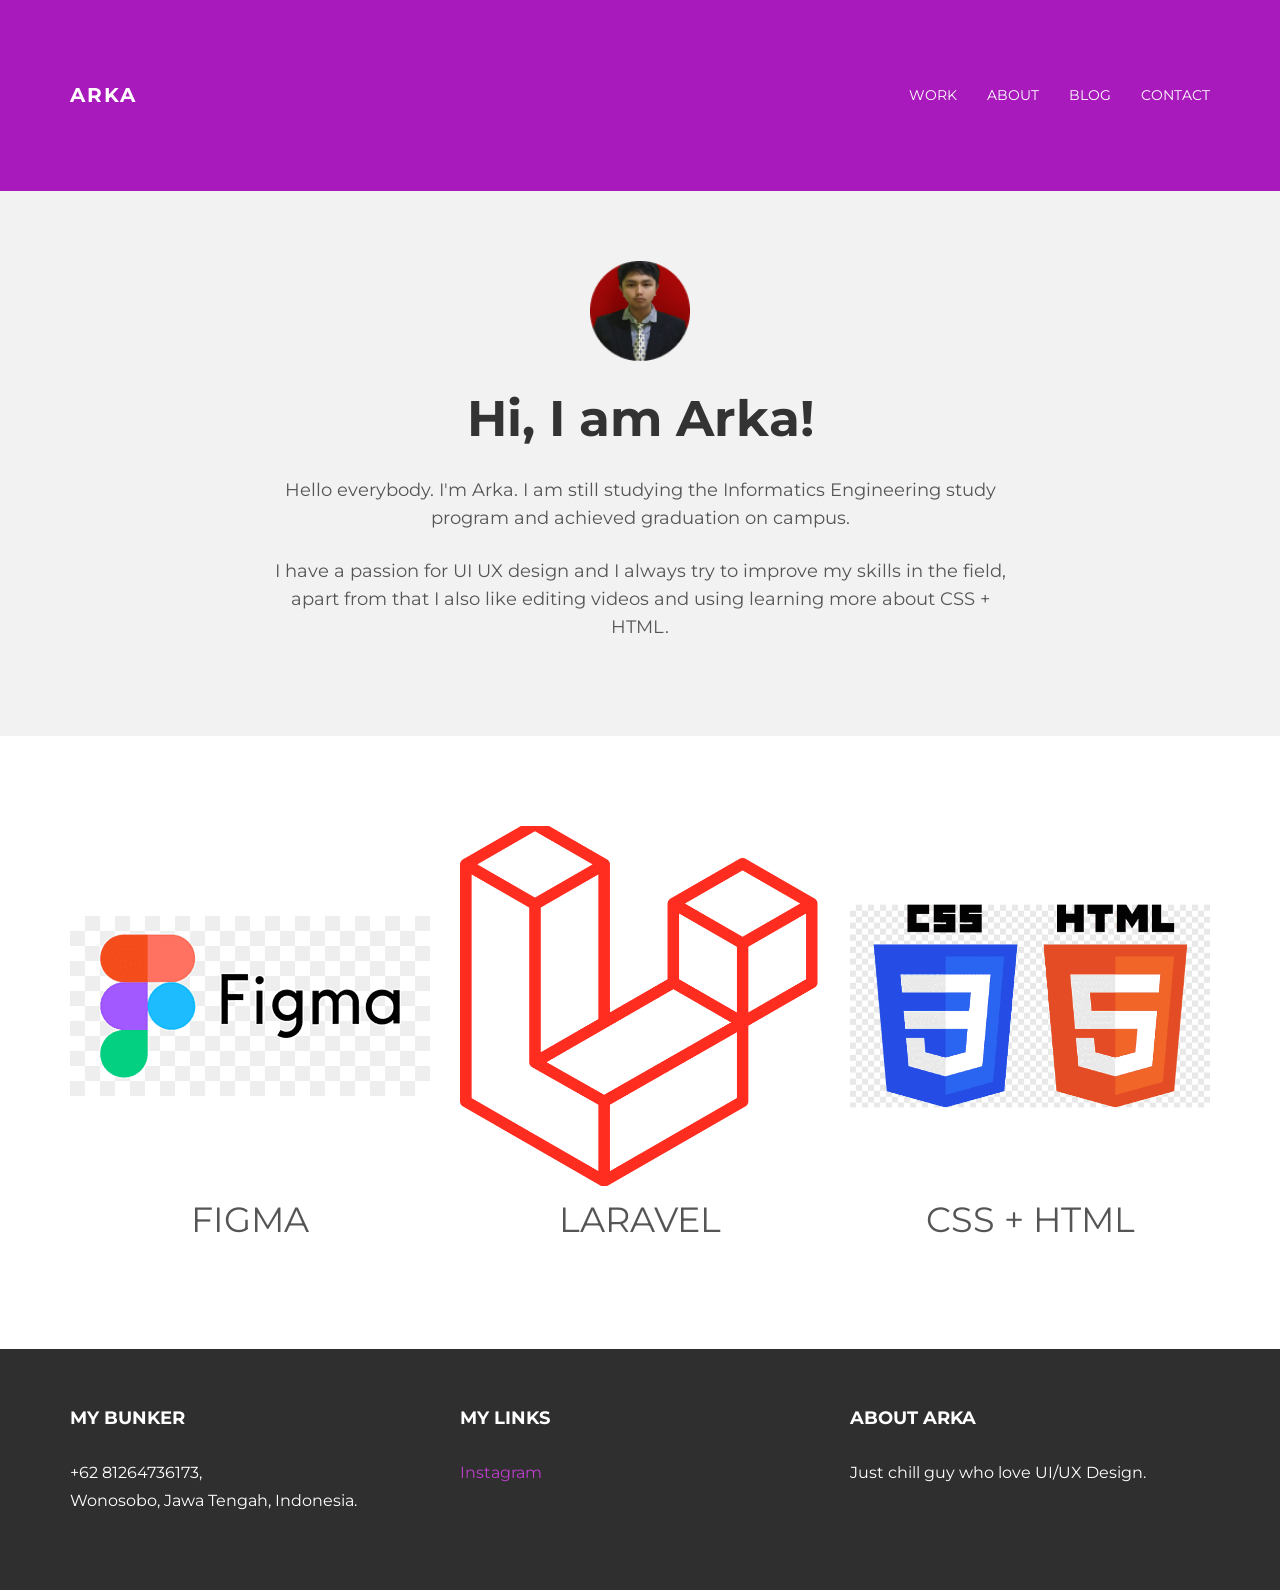
<file: index.html>
<!DOCTYPE html>
<html lang="en">
  <head>
    <meta charset="utf-8">
    <meta http-equiv="X-UA-Compatible" content="IE=edge">
    <meta name="viewport" content="width=device-width, initial-scale=1.0">
    <meta name="description" content="">
    <meta name="author" content="">
    <link rel="shortcut icon" href="../../docs-assets/ico/favicon.png">

    <title>PORTOFOLIO </title>

    <!-- Bootstrap core CSS -->
    <link href="assets/css/bootstrap.css" rel="stylesheet">


    <!-- Custom styles for this template -->
    <link href="assets/css/main.css" rel="stylesheet">

    <script src="https://code.jquery.com/jquery-1.10.2.min.js"></script>
    <script src="assets/js/hover.zoom.js"></script>
    <script src="assets/js/hover.zoom.conf.js"></script>

    <!-- HTML5 shim and Respond.js IE8 support of HTML5 elements and media queries -->
    <!--[if lt IE 9]>
      <script src="https://oss.maxcdn.com/libs/html5shiv/3.7.0/html5shiv.js"></script>
      <script src="https://oss.maxcdn.com/libs/respond.js/1.3.0/respond.min.js"></script>
    <![endif]-->
  </head>

  <body>

    <!-- Static navbar -->
    <div class="navbar navbar-inverse navbar-static-top">
      <div class="container">
        <div class="navbar-header">
          <button type="button" class="navbar-toggle" data-toggle="collapse" data-target=".navbar-collapse">
            <span class="icon-bar"></span>
            <span class="icon-bar"></span>
            <span class="icon-bar"></span>
          </button>
          <a class="navbar-brand" href="index.html">ARKA</a>
        </div>
        <div class="navbar-collapse collapse">
          <ul class="nav navbar-nav navbar-right">
            <li><a href="work.html">Work</a></li>
            <li><a href="about.html">About</a></li>
            <li><a href="blog.html">Blog</a></li>
            <li><a href="contact.html">Contact</a></li>
          </ul>
        </div><!--/.nav-collapse -->
      </div>
    </div>

	<!-- +++++ Welcome Section +++++ -->
	<div id="ww">
	    <div class="container">
			<div class="row">
				<div class="col-lg-8 col-lg-offset-2 centered">
					<img src="assets/img/porfil.png" alt="Arka" width="100" height="100">
					<h1 style="font-size: 50px;">Hi, I am Arka!</h1>
<p style="font-size: 18px;">Hello everybody. I'm Arka. I am still studying the Informatics Engineering study program and achieved graduation on campus.</p>
<p style="font-size: 18px;">I have a passion for UI UX design and I always try to improve my skills in the field, apart from that I also like editing videos and using learning more about CSS + HTML.</p>


				
				</div><!-- /col-lg-8 -->
			</div><!-- /row -->
	    </div> <!-- /container -->
	</div><!-- /ww -->
	
	
	<!-- +++++ Projects Section +++++ -->
	
	<div class="container pt">
		<div class="row mt centered">  
			<div class="col-lg-4">
				<a class="zoom green" href="Figma.html"><img class="img-responsive" src="assets/img/portfolio/Rectangle 2.jpg" alt="" /></a>
				</br>
				<p style="font-size: 35px;">FIGMA</p>
			</div>
			<div class="col-lg-4">
				<a class="zoom green" href="LARAVEL.html"><img class="img-responsive" src="assets/img/portfolio/Rectangle 3.jpg" alt="" /></a>
				</br>
				<p style="font-size: 35px;">LARAVEL</p>
			</div>
			<div class="col-lg-4">
				<a class="zoom green" href="css1.html"><img class="img-responsive" src="assets/img/portfolio/Rectangle 1.jpg" alt="" /></a>
				</br>
				<p style="font-size: 35px;">CSS + HTML</p>
			</div>
		</div>
	</div>
	
	
	
	<!-- +++++ Footer Section +++++ -->
	
	<div id="footer">
		<div class="container">
			<div class="row">
				<div class="col-lg-4">
					<h4>My Bunker</h4>
					<p>
						+62 81264736173, <br/>
						Wonosobo, Jawa Tengah, Indonesia.
					</p>
				</div><!-- /col-lg-4 -->
				
				<div class="col-lg-4">
					<h4>My Links</h4>
					<p>
						<a href="https://www.instagram.com/oktaviano___31?igsh=dDl0YzYwMXJwY2J2">Instagram</a><br/>
					</p>
				</div><!-- /col-lg-4 -->
				
				<div class="col-lg-4">
					<h4>About ARKA</h4>
					<p>Just chill guy who love UI/UX Design.</p>
				</div><!-- /col-lg-4 -->
			
			</div>
		
		</div>
	</div>
	

    <!-- Bootstrap core JavaScript
    ================================================== -->
    <!-- Placed at the end of the document so the pages load faster -->
    <script src="assets/js/bootstrap.min.js"></script>
  </body>
</html>
</file>
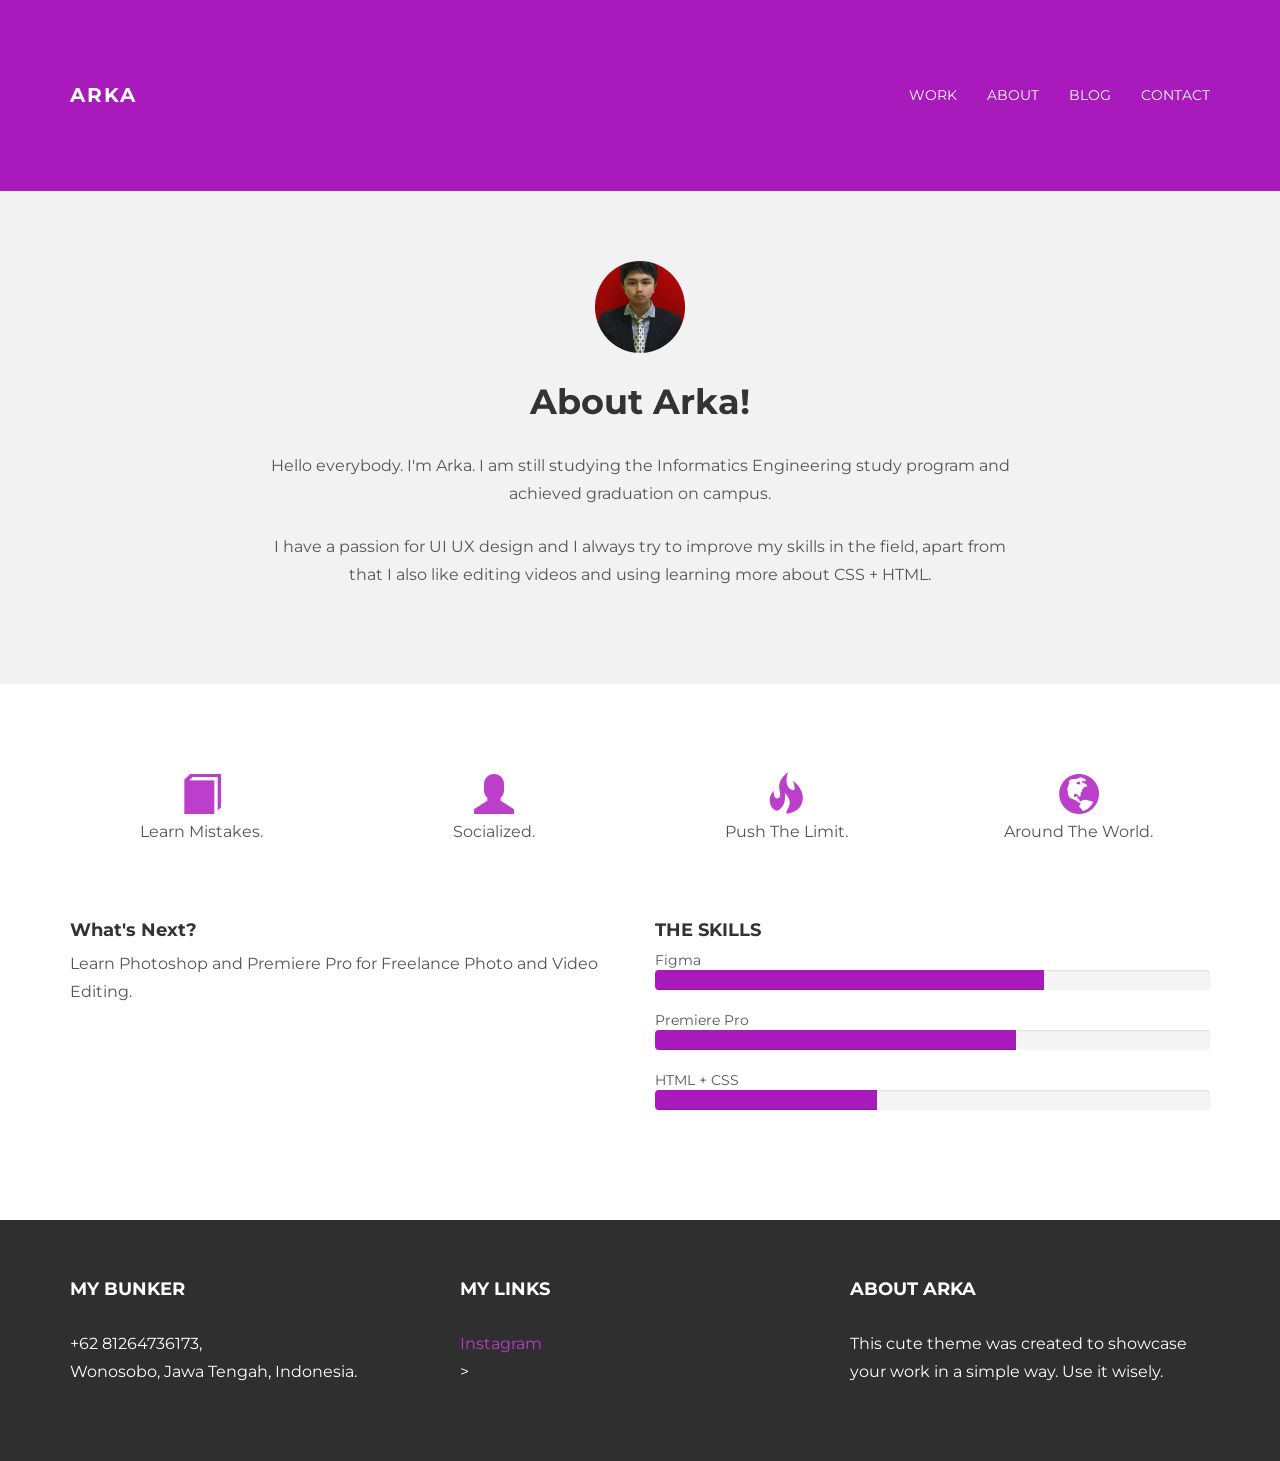
<file: about.html>
<!DOCTYPE html>
<html lang="en">
  <head>
    <meta charset="utf-8">
    <meta http-equiv="X-UA-Compatible" content="IE=edge">
    <meta name="viewport" content="width=device-width, initial-scale=1.0">
    <meta name="description" content="">
    <meta name="author" content="">
    <link rel="shortcut icon" href="../../docs-assets/ico/favicon.png">

    <title>PORTOFOLIO ARKA </title>

    <!-- Bootstrap core CSS -->
    <link href="assets/css/bootstrap.css" rel="stylesheet">


    <!-- Custom styles for this template -->
    <link href="assets/css/main.css" rel="stylesheet">

    <script src="https://code.jquery.com/jquery-1.10.2.min.js"></script>

    <!-- HTML5 shim and Respond.js IE8 support of HTML5 elements and media queries -->
    <!--[if lt IE 9]>
      <script src="https://oss.maxcdn.com/libs/html5shiv/3.7.0/html5shiv.js"></script>
      <script src="https://oss.maxcdn.com/libs/respond.js/1.3.0/respond.min.js"></script>
    <![endif]-->
  </head>

  <body>

    <!-- Static navbar -->
    <div class="navbar navbar-inverse navbar-static-top">
      <div class="container">
        <div class="navbar-header">
          <button type="button" class="navbar-toggle" data-toggle="collapse" data-target=".navbar-collapse">
            <span class="icon-bar"></span>
            <span class="icon-bar"></span>
            <span class="icon-bar"></span>
          </button>
          <a class="navbar-brand" href="index.html">ARKA</a>
        </div>
        <div class="navbar-collapse collapse">
          <ul class="nav navbar-nav navbar-right">
            <li><a href="work.html">Work</a></li>
            <li><a href="about.html">About</a></li>
            <li><a href="blog.html">Blog</a></li>
            <li><a href="contact.html">Contact</a></li>
          </ul>
        </div><!--/.nav-collapse -->
      </div>
    </div>

	<!-- +++++ Welcome Section +++++ -->
	<div id="ww">
	    <div class="container">
			<div class="row">
				<div class="col-lg-8 col-lg-offset-2 centered">
					<img src="assets/img/porfil.png" alt="Stanley">
					<h1>About Arka!</h1>
					<p>Hello everybody. I'm Arka. I am still studying the Informatics Engineering study program and achieved graduation on campus.</p>
					<p>I have a passion for UI UX design and I always try to improve my skills in the field, apart from that I also like editing videos and using learning more about CSS + HTML.</p>
				
				</div><!-- /col-lg-8 -->
			</div><!-- /row -->
	    </div> <!-- /container -->
	</div><!-- /ww -->
	
	
	<!-- +++++ Information Section +++++ -->
	
	<div class="container pt">
		<div class="row mt centered">	
			<div class="col-lg-3">
				<span class="glyphicon glyphicon-book"></span>
				<p>Learn Mistakes.</p>
			</div>
			
			<div class="col-lg-3">
				<span class="glyphicon glyphicon-user"></span>
				<p>Socialized.</p>
			</div>

			<div class="col-lg-3">
				<span class="glyphicon glyphicon-fire"></span>
				<p>Push The Limit.</p>
			</div>

			<div class="col-lg-3">
				<span class="glyphicon glyphicon-globe"></span>
				<p>Around The World.</p>
			</div>
		</div><!-- /row -->
		
		<div class="row mt">
			<div class="col-lg-6">
				<h4>What's Next?</h4>
				<p>Learn Photoshop and Premiere Pro for Freelance Photo and Video Editing.</p>
			</div><!-- /colg-lg-6 -->
			
			<div class="col-lg-6">
				<h4>THE SKILLS</h4>
				Figma
				<div class="progress">
					<div class="progress-bar progress-bar-theme" role="progressbar" aria-valuenow="70" aria-valuemin="0" aria-valuemax="100" style="width: 70%;">
						<span class="sr-only">70% Complete</span>
					</div>
				</div>

				Premiere Pro
				<div class="progress">
					<div class="progress-bar progress-bar-theme" role="progressbar" aria-valuenow="65" aria-valuemin="65" aria-valuemax="100" style="width: 65%;">
						<span class="sr-only">65% Complete</span>
					</div>
				</div>
				
				HTML + CSS
				<div class="progress">
					<div class="progress-bar progress-bar-theme" role="progressbar" aria-valuenow="40" aria-valuemin="40" aria-valuemax="100" style="width: 40%;">
						<span class="sr-only">40% Complete</span>
					</div>
				</div>

			</div><!-- /col-lg-6 -->
		</div><!-- /row -->
	</div><!-- /container -->
	
	
	<!-- +++++ Footer Section +++++ -->
	
	<div id="footer">
		<div class="container">
			<div class="row">
				<div class="col-lg-4">
					<h4>My Bunker</h4>
					<p>
						+62 81264736173, <br/>
						Wonosobo, Jawa Tengah, Indonesia.
					</p>
				</div><!-- /col-lg-4 -->
				
				<div class="col-lg-4">
					<h4>My Links</h4>
					<p>
						<a href="https://www.instagram.com/oktaviano___31?igsh=dDl0YzYwMXJwY2J2">Instagram</a><br/>>
					</p>
				</div><!-- /col-lg-4 -->
				
				<div class="col-lg-4">
					<h4>About ARKA</h4>
					<p>This cute theme was created to showcase your work in a simple way. Use it wisely.</p>
				</div><!-- /col-lg-4 -->
			
			</div>
		
		</div>
	</div>
	

    <!-- Bootstrap core JavaScript
    ================================================== -->
    <!-- Placed at the end of the document so the pages load faster -->
    <script src="assets/js/bootstrap.min.js"></script>
  </body>
</html>
</file>
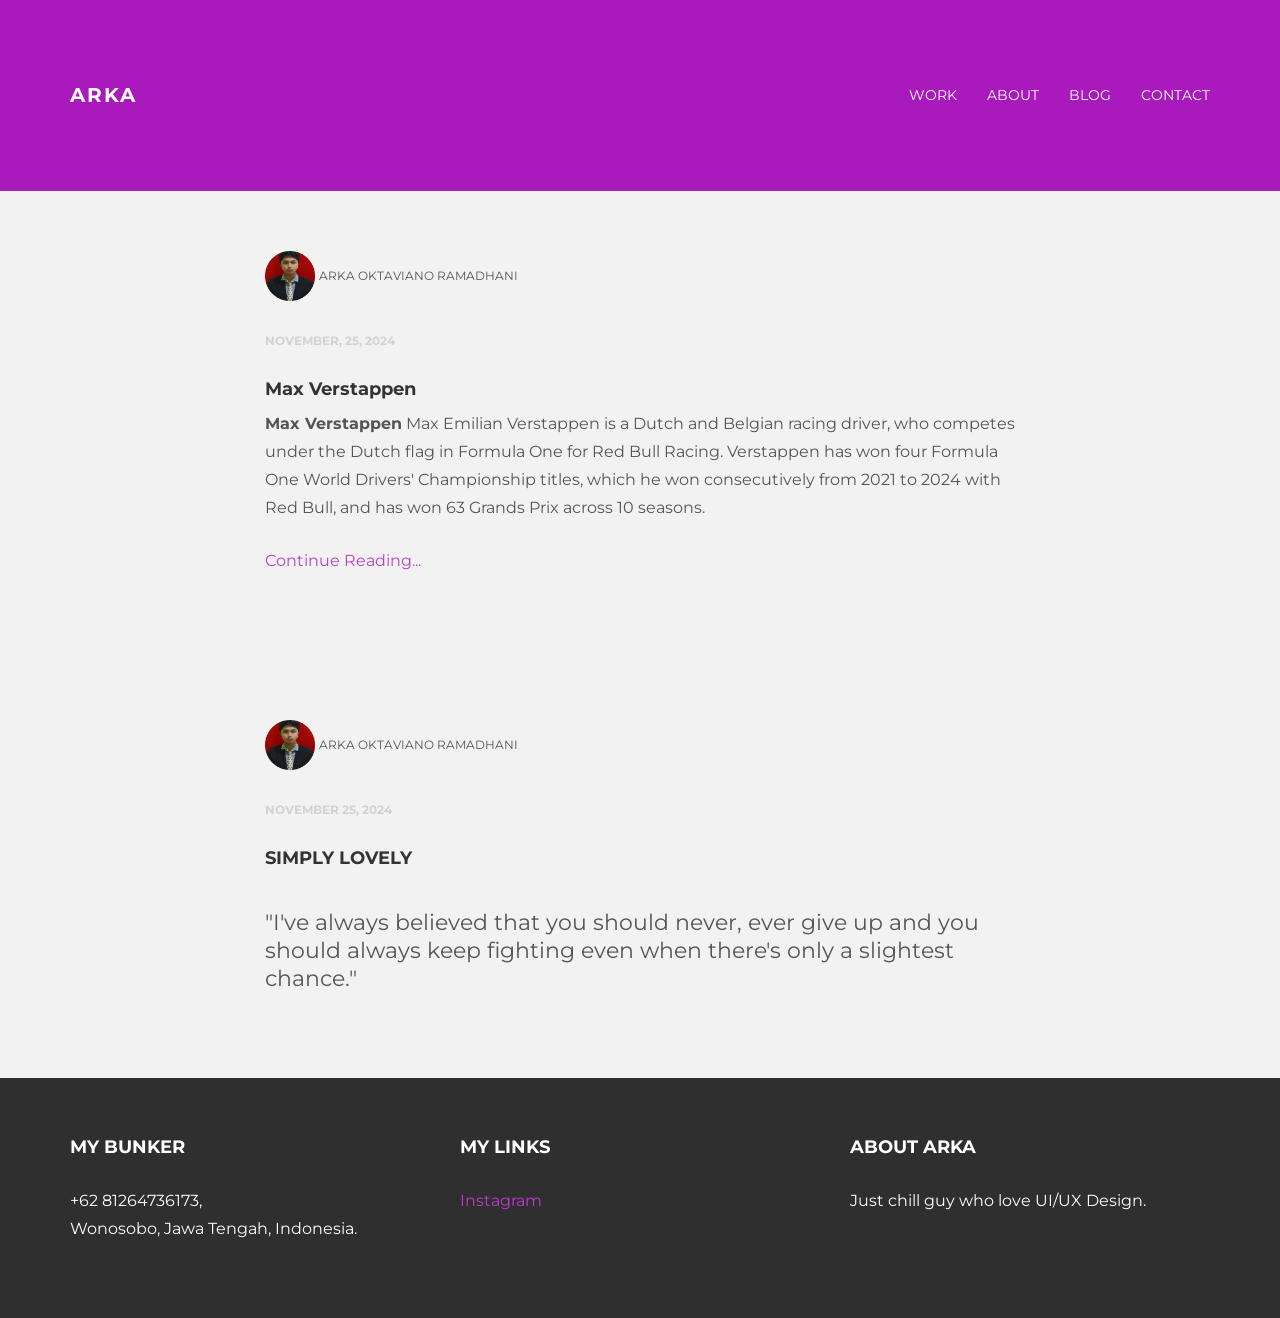
<file: blog.html>
<!DOCTYPE html>
<html lang="en">
  <head>
    <meta charset="utf-8">
    <meta http-equiv="X-UA-Compatible" content="IE=edge">
    <meta name="viewport" content="width=device-width, initial-scale=1.0">
    <meta name="description" content="">
    <meta name="author" content="">
    <link rel="shortcut icon" href="../../docs-assets/ico/favicon.png">

    <title>Arka - Free Bootstrap Theme </title>

    <!-- Bootstrap core CSS -->
    <link href="assets/css/bootstrap.css" rel="stylesheet">


    <!-- Custom styles for this template -->
    <link href="assets/css/main.css" rel="stylesheet">

    <script src="https://code.jquery.com/jquery-1.10.2.min.js"></script>

    <!-- HTML5 shim and Respond.js IE8 support of HTML5 elements and media queries -->
    <!--[if lt IE 9]>
      <script src="https://oss.maxcdn.com/libs/html5shiv/3.7.0/html5shiv.js"></script>
      <script src="https://oss.maxcdn.com/libs/respond.js/1.3.0/respond.min.js"></script>
    <![endif]-->
  </head>

  <body>

    <!-- Static navbar -->
    <div class="navbar navbar-inverse navbar-static-top">
      <div class="container">
        <div class="navbar-header">
          <button type="button" class="navbar-toggle" data-toggle="collapse" data-target=".navbar-collapse">
            <span class="icon-bar"></span>
            <span class="icon-bar"></span>
            <span class="icon-bar"></span>
          </button>
          <a class="navbar-brand" href="index.html">ARKA</a>
        </div>
        <div class="navbar-collapse collapse">
          <ul class="nav navbar-nav navbar-right">
            <li><a href="work.html">Work</a></li>
            <li><a href="about.html">About</a></li>
            <li><a href="blog.html">Blog</a></li>
            <li><a href="contact.html">Contact</a></li>
          </ul>
        </div><!--/.nav-collapse -->
      </div>
    </div>

	<!-- +++++ Posts Lists +++++ -->
	<!-- +++++ First Post +++++ -->
	<div id="grey">
	    <div class="container">
			<div class="row">
				<div class="col-lg-8 col-lg-offset-2">
					<p><img src="assets/img/porfil.png" width="50px" height="50px"> <ba>Arka Oktaviano Ramadhani</ba></p>
					<p><bd>November, 25, 2024</bd></p>
					<h4>Max Verstappen</h4>
					<p><b>Max Verstappen</b> Max Emilian Verstappen is a Dutch and Belgian racing driver, who competes under the Dutch flag in Formula One for Red Bull Racing. Verstappen has won four Formula One World Drivers' Championship titles, which he won consecutively from 2021 to 2024 with Red Bull, and has won 63 Grands Prix across 10 seasons.</p>
					<p><a href="blog01.html">Continue Reading...</a></p>
				</div>
			</div><!-- /row -->
	    </div> <!-- /container -->
	</div><!-- /grey -->
	
	<!-- +++++ Second Post +++++ -->
	<!-- +++++ Third Post +++++ -->
	<div id="grey">
	    <div class="container">
			<div class="row">
				<div class="col-lg-8 col-lg-offset-2">
					<p><img src="assets/img/porfil.png" width="50px" height="50px"> <ba>Arka Oktaviano Ramadhani</ba></p>
					<p><bd>November 25, 2024</bd></p>
					<h4>SIMPLY LOVELY</h4>
					<p class="bq">"I've always believed that you should never, ever give up and you should always keep fighting even when there's only a slightest chance."</p>
				</div>

			</div><!-- /row -->
	    </div> <!-- /container -->
	</div><!-- /grey -->
	
	
	
	<!-- +++++ Footer Section +++++ -->
	
	<div id="footer">
		<div class="container">
			<div class="row">
				<div class="col-lg-4">
					<h4>My Bunker</h4>
					<p>
						+62 81264736173, <br/>
						Wonosobo, Jawa Tengah, Indonesia.
					</p>
				</div><!-- /col-lg-4 -->
				
				<div class="col-lg-4">
					<h4>My Links</h4>
					<p>
						<a href="https://www.instagram.com/oktaviano___31?igsh=dDl0YzYwMXJwY2J2">Instagram</a><br/>
					</p>
				</div><!-- /col-lg-4 -->
				
				<div class="col-lg-4">
					<h4>About ARKA</h4>
					<p>Just chill guy who love UI/UX Design.</p>
				</div><!-- /col-lg-4 -->
			
			</div>
		
		</div>
	</div>
	

    <!-- Bootstrap core JavaScript
    ================================================== -->
    <!-- Placed at the end of the document so the pages load faster -->
    <script src="assets/js/bootstrap.min.js"></script>
  </body>
</html>
</file>
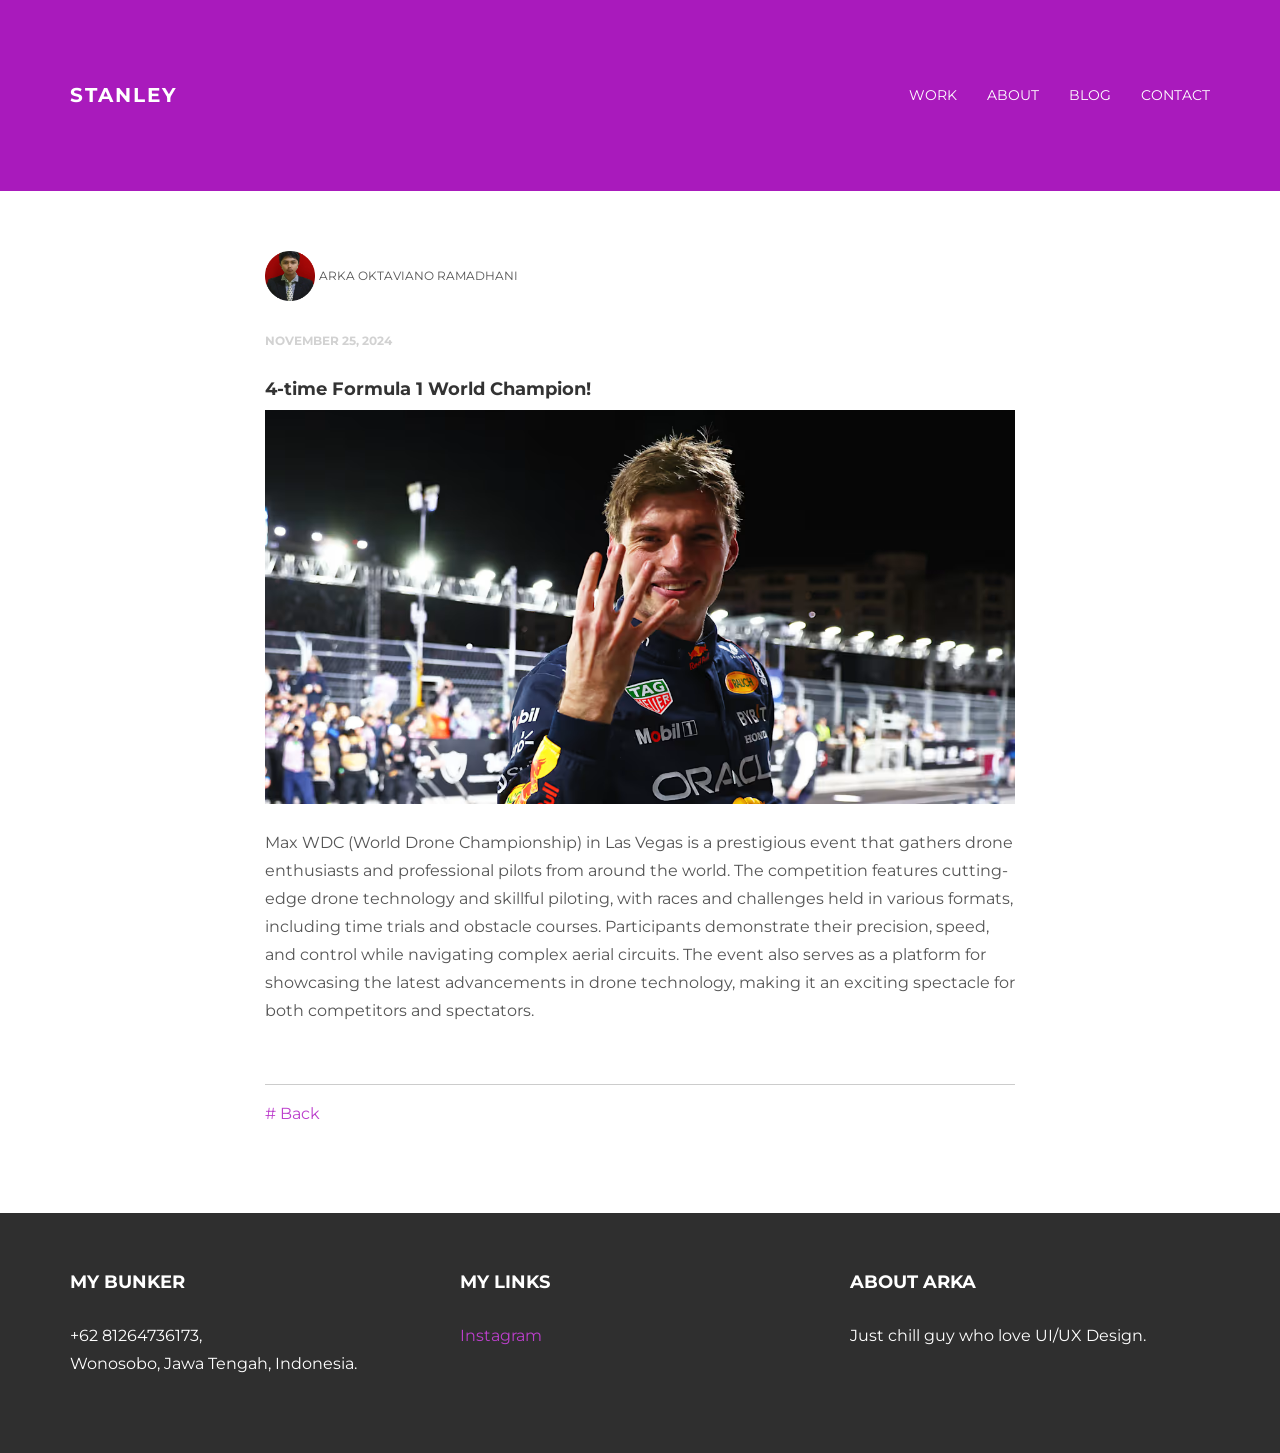
<file: blog01.html>
<!DOCTYPE html>
<html lang="en">
  <head>
    <meta charset="utf-8">
    <meta http-equiv="X-UA-Compatible" content="IE=edge">
    <meta name="viewport" content="width=device-width, initial-scale=1.0">
    <meta name="description" content="">
    <meta name="author" content="">
    <link rel="shortcut icon" href="../../docs-assets/ico/favicon.png">

    <title>PORTOFOLIO ARKA </title>

    <!-- Bootstrap core CSS -->
    <link href="assets/css/bootstrap.css" rel="stylesheet">


    <!-- Custom styles for this template -->
    <link href="assets/css/main.css" rel="stylesheet">

    <script src="https://code.jquery.com/jquery-1.10.2.min.js"></script>

    <!-- HTML5 shim and Respond.js IE8 support of HTML5 elements and media queries -->
    <!--[if lt IE 9]>
      <script src="https://oss.maxcdn.com/libs/html5shiv/3.7.0/html5shiv.js"></script>
      <script src="https://oss.maxcdn.com/libs/respond.js/1.3.0/respond.min.js"></script>
    <![endif]-->
  </head>

  <body>

    <!-- Static navbar -->
    <div class="navbar navbar-inverse navbar-static-top">
      <div class="container">
        <div class="navbar-header">
          <button type="button" class="navbar-toggle" data-toggle="collapse" data-target=".navbar-collapse">
            <span class="icon-bar"></span>
            <span class="icon-bar"></span>
            <span class="icon-bar"></span>
          </button>
          <a class="navbar-brand" href="index.html">STANLEY</a>
        </div>
        <div class="navbar-collapse collapse">
          <ul class="nav navbar-nav navbar-right">
            <li><a href="work.html">Work</a></li>
            <li><a href="about.html">About</a></li>
            <li><a href="blog.html">Blog</a></li>
            <li><a href="contact.html">Contact</a></li>
          </ul>
        </div><!--/.nav-collapse -->
      </div>
    </div>

	
	<!-- +++++ Post +++++ -->
	<div id="white">
	    <div class="container">
			<div class="row">
				<div class="col-lg-8 col-lg-offset-2">
					<p><img src="assets/img/porfil.png" width="50px" height="50px"> <ba>Arka Oktaviano Ramadhani</ba></p>
					<p><bd>November 25, 2024</bd></p>
					<h4>4-time Formula 1 World Champion!</h4>
					<p><img class="img-responsive" src="assets/img/4.avif" alt=""></p>
					<p>Max WDC (World Drone Championship) in Las Vegas is a prestigious event that gathers drone enthusiasts and professional pilots from around the world. The competition features cutting-edge drone technology and skillful piloting, with races and challenges held in various formats, including time trials and obstacle courses. Participants demonstrate their precision, speed, and control while navigating complex aerial circuits. The event also serves as a platform for showcasing the latest advancements in drone technology, making it an exciting spectacle for both competitors and spectators.</p>
					<br>
					<hr>
					<p><a href="blog.html"># Back</a></p>
				</div>

			</div><!-- /row -->
	    </div> <!-- /container -->
	</div><!-- /white -->
	
	
	
	
	<!-- +++++ Footer Section +++++ -->
	
	<div id="footer">
		<div class="container">
			<div class="row">
				<div class="col-lg-4">
					<h4>My Bunker</h4>
					<p>
						+62 81264736173, <br/>
						Wonosobo, Jawa Tengah, Indonesia.
					</p>
				</div><!-- /col-lg-4 -->
				
				<div class="col-lg-4">
					<h4>My Links</h4>
					<p>
						<a href="https://www.instagram.com/oktaviano___31?igsh=dDl0YzYwMXJwY2J2">Instagram</a><br/>
					</p>
				</div><!-- /col-lg-4 -->
				
				<div class="col-lg-4">
					<h4>About ARKA</h4>
					<p>Just chill guy who love UI/UX Design.</p>
				</div><!-- /col-lg-4 -->
			
			</div>
		
		</div>
	</div>
	

    <!-- Bootstrap core JavaScript
    ================================================== -->
    <!-- Placed at the end of the document so the pages load faster -->
    <script src="assets/js/bootstrap.min.js"></script>
  </body>
</html>
</file>
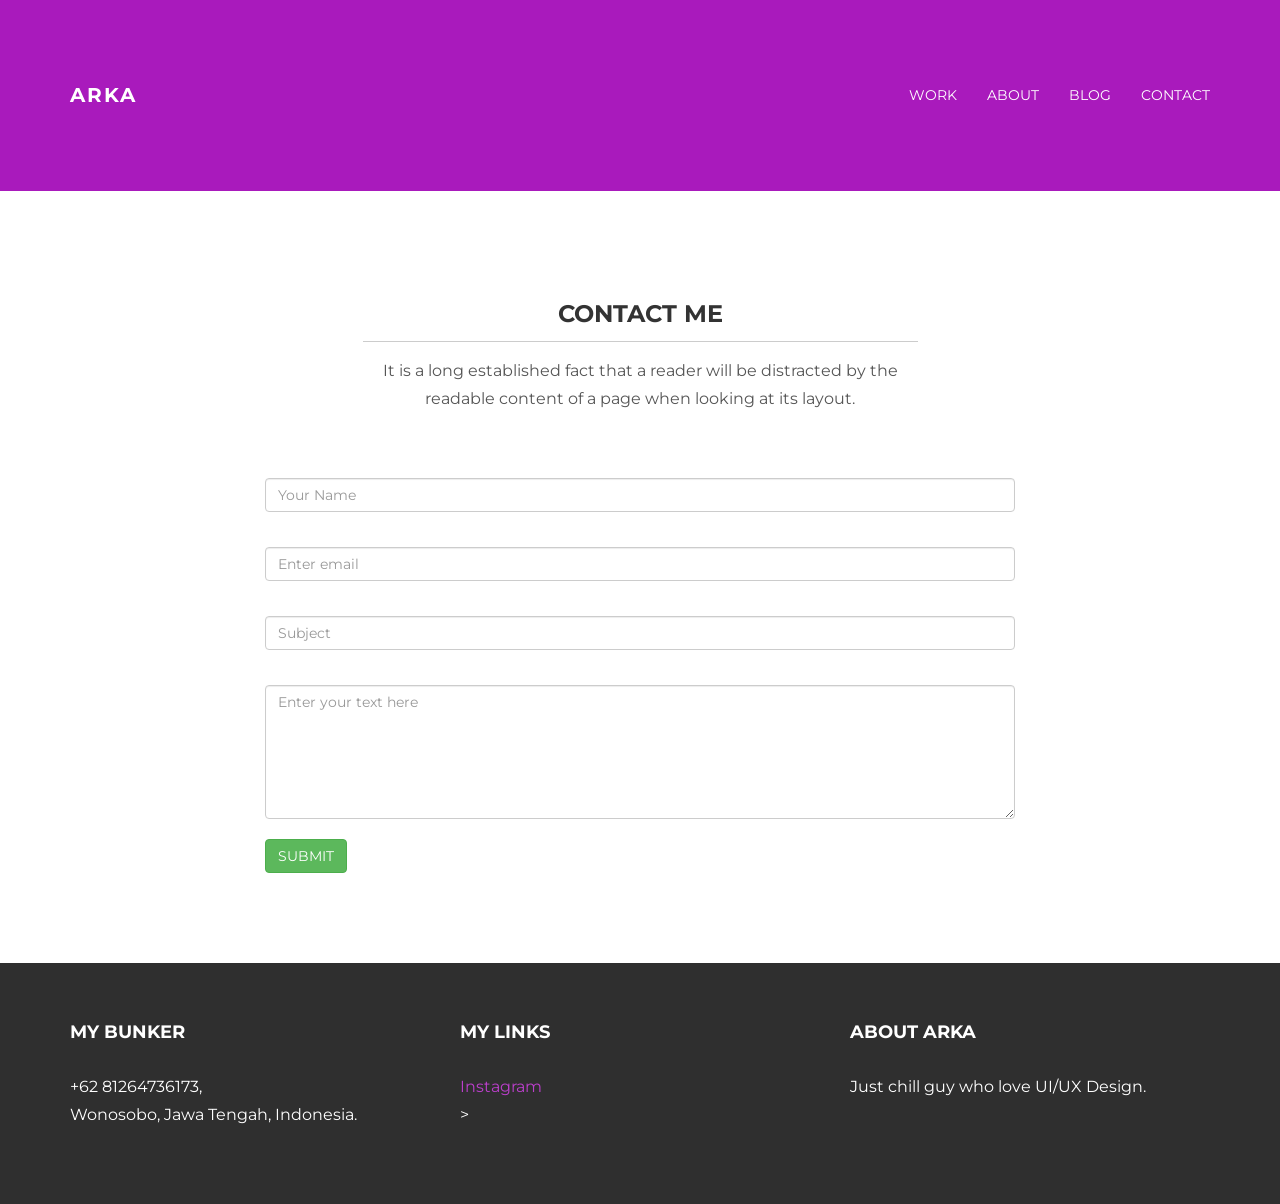
<file: contact.html>
<!DOCTYPE html>
<html lang="en">
  <head>
    <meta charset="utf-8">
    <meta http-equiv="X-UA-Compatible" content="IE=edge">
    <meta name="viewport" content="width=device-width, initial-scale=1.0">
    <meta name="description" content="">
    <meta name="author" content="">
    <link rel="shortcut icon" href="../../docs-assets/ico/favicon.png">

    <title>PORTOFOLIO ARKAme </title>

    <!-- Bootstrap core CSS -->
    <link href="assets/css/bootstrap.css" rel="stylesheet">


    <!-- Custom styles for this template -->
    <link href="assets/css/main.css" rel="stylesheet">

    <script src="https://code.jquery.com/jquery-1.10.2.min.js"></script>
    <script src="assets/js/hover.zoom.js"></script>
    <script src="assets/js/hover.zoom.conf.js"></script>

    <!-- HTML5 shim and Respond.js IE8 support of HTML5 elements and media queries -->
    <!--[if lt IE 9]>
      <script src="https://oss.maxcdn.com/libs/html5shiv/3.7.0/html5shiv.js"></script>
      <script src="https://oss.maxcdn.com/libs/respond.js/1.3.0/respond.min.js"></script>
    <![endif]-->
  </head>

  <body>

    <!-- Static navbar -->
    <div class="navbar navbar-inverse navbar-static-top">
      <div class="container">
        <div class="navbar-header">
          <button type="button" class="navbar-toggle" data-toggle="collapse" data-target=".navbar-collapse">
            <span class="icon-bar"></span>
            <span class="icon-bar"></span>
            <span class="icon-bar"></span>
          </button>
          <a class="navbar-brand" href="index.html">ARKA</a>
        </div>
        <div class="navbar-collapse collapse">
          <ul class="nav navbar-nav navbar-right">
            <li><a href="work.html">Work</a></li>
            <li><a href="about.html">About</a></li>
            <li><a href="blog.html">Blog</a></li>
            <li><a href="contact.html">Contact</a></li>
          </ul>
        </div><!--/.nav-collapse -->
      </div>
    </div>
	
	
	<!-- +++++ Contact Section +++++ -->
	
	<div class="container pt">
		<div class="row mt">
			<div class="col-lg-6 col-lg-offset-3 centered">
				<h3>CONTACT ME</h3>
				<hr>
				<p>It is a long established fact that a reader will be distracted by the readable content of a page when looking at its layout.</p>
			</div>
		</div>
		<div class="row mt">	
			<div class="col-lg-8 col-lg-offset-2">
				<form role="form">
				  <div class="form-group">
				    <input type="name" class="form-control" id="NameInputEmail1" placeholder="Your Name">
				    <br>
				  </div>
				  <div class="form-group">
				    <input type="email" class="form-control" id="exampleInputEmail1" placeholder="Enter email">
				    <br>
				  </div>
				  <div class="form-group">
				    <input type="email" class="form-control" id="subjectEmail1" placeholder="Subject">
				    <br>
				  </div>
				  <textarea class="form-control" rows="6" placeholder="Enter your text here"></textarea>
				    <br>
				  <button type="submit" class="btn btn-success">SUBMIT</button>
				</form>    			
			</div>
		</div><!-- /row -->
	</div><!-- /container -->
	
	
	<!-- +++++ Footer Section +++++ -->
	
	<div id="footer">
		<div class="container">
			<div class="row">
				<div class="col-lg-4">
					<h4>My Bunker</h4>
					<p>
						+62 81264736173, <br/>
						Wonosobo, Jawa Tengah, Indonesia.
					</p>
				</div><!-- /col-lg-4 -->
				
				<div class="col-lg-4">
					<h4>My Links</h4>
					<p>
						<a href="https://www.instagram.com/oktaviano___31?igsh=dDl0YzYwMXJwY2J2">Instagram</a><br/>>
					</p>
				</div><!-- /col-lg-4 -->
				
				<div class="col-lg-4">
					<h4>About ARKA</h4>
					<p>Just chill guy who love UI/UX Design.</p>
				</div><!-- /col-lg-4 -->
			
			</div>
		
		</div>
	</div>
	

    <!-- Bootstrap core JavaScript
    ================================================== -->
    <!-- Placed at the end of the document so the pages load faster -->
    <script src="assets/js/bootstrap.min.js"></script>
  </body>
</html>
</file>
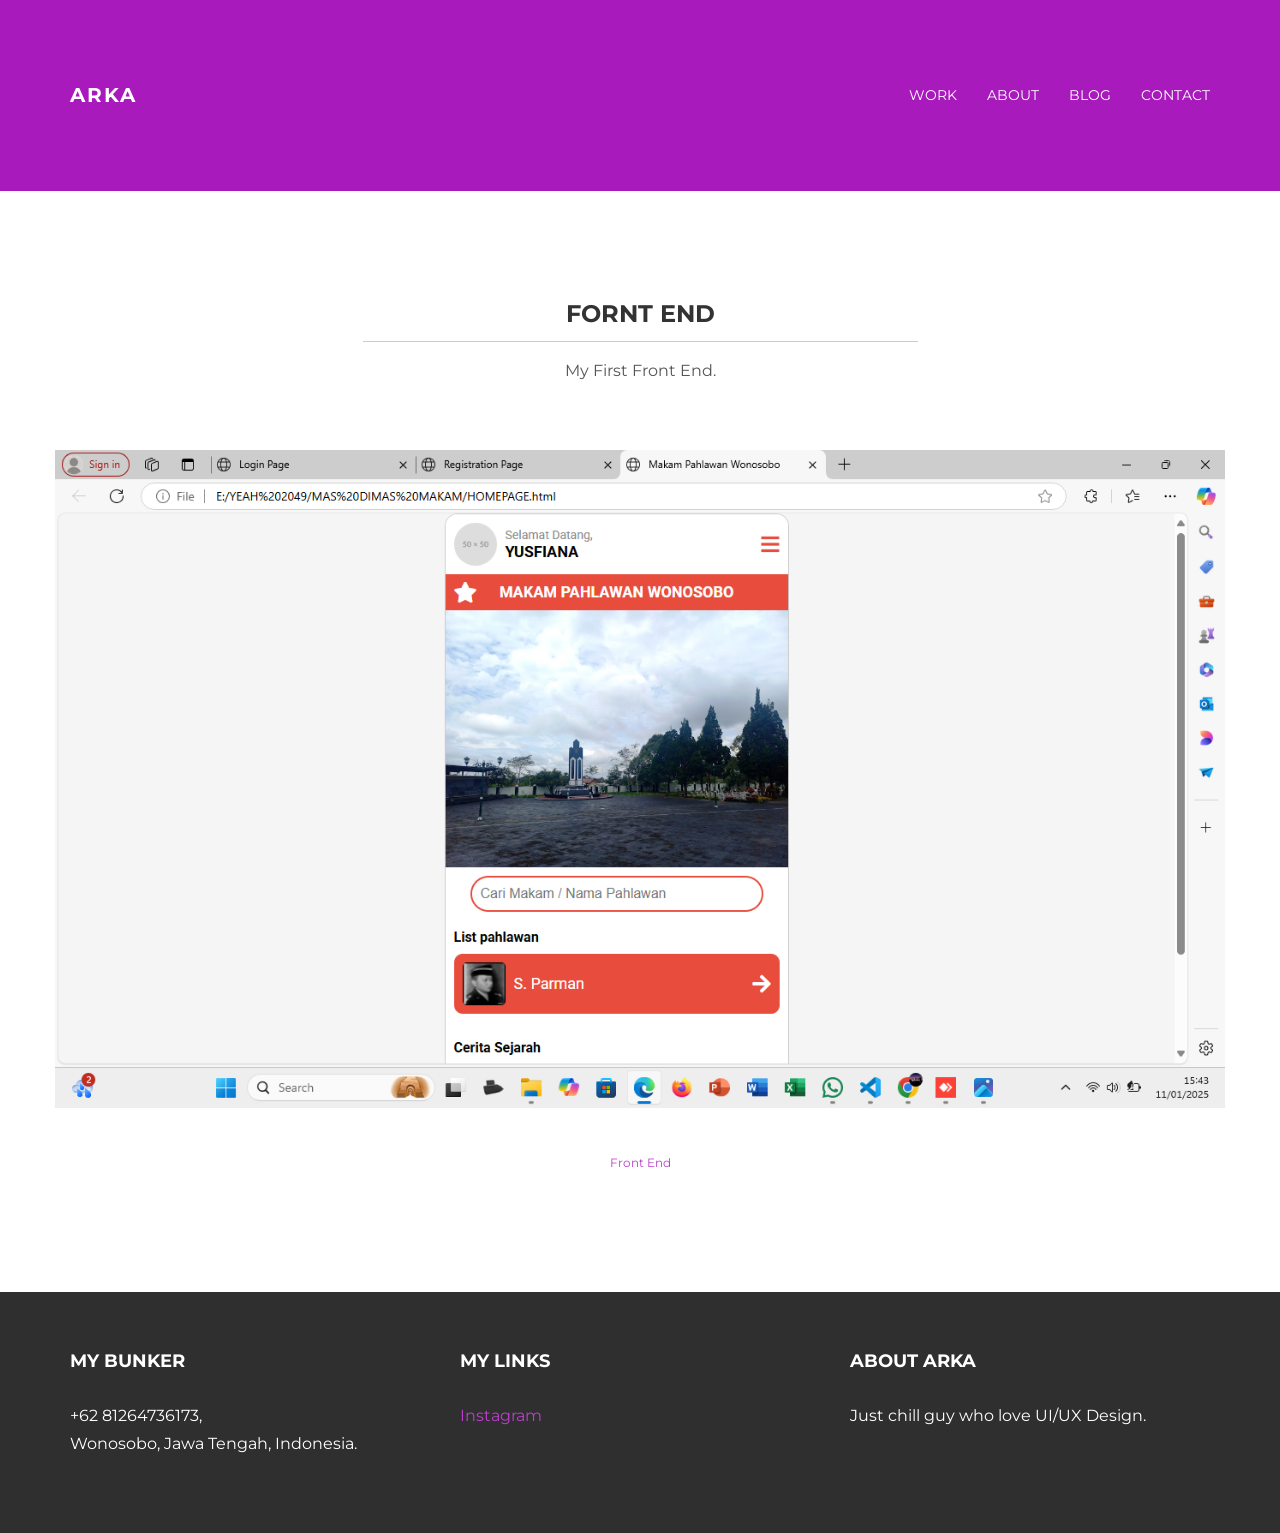
<file: css1.html>
<!DOCTYPE html>
<html lang="en">
  <head>
    <meta charset="utf-8">
    <meta http-equiv="X-UA-Compatible" content="IE=edge">
    <meta name="viewport" content="width=device-width, initial-scale=1.0">
    <meta name="description" content="">
    <meta name="author" content="">
    <link rel="shortcut icon" href="../../docs-assets/ico/favicon.png">

    <title>ARKA </title>

    <!-- Bootstrap core CSS -->
    <link href="assets/css/bootstrap.css" rel="stylesheet">


    <!-- Custom styles for this template -->
    <link href="assets/css/main.css" rel="stylesheet">

    <script src="https://code.jquery.com/jquery-1.10.2.min.js"></script>
    <script src="assets/js/hover.zoom.js"></script>
    <script src="assets/js/hover.zoom.conf.js"></script>

    <!-- HTML5 shim and Respond.js IE8 support of HTML5 elements and media queries -->
    <!--[if lt IE 9]>
      <script src="https://oss.maxcdn.com/libs/html5shiv/3.7.0/html5shiv.js"></script>
      <script src="https://oss.maxcdn.com/libs/respond.js/1.3.0/respond.min.js"></script>
    <![endif]-->
  </head>

  <body>

    <!-- Static navbar -->
    <div class="navbar navbar-inverse navbar-static-top">
      <div class="container">
        <div class="navbar-header">
          <button type="button" class="navbar-toggle" data-toggle="collapse" data-target=".navbar-collapse">
            <span class="icon-bar"></span>
            <span class="icon-bar"></span>
            <span class="icon-bar"></span>
          </button>
          <a class="navbar-brand" href="index.html">ARKA</a>
        </div>
        <div class="navbar-collapse collapse">
          <ul class="nav navbar-nav navbar-right">
            <li><a href="work.html">Work</a></li>
            <li><a href="about.html">About</a></li>
            <li><a href="blog.html">Blog</a></li>
            <li><a href="contact.html">Contact</a></li>
          </ul>
        </div><!--/.nav-collapse -->
      </div>
    </div>
	
	
	<!-- +++++ Projects Section +++++ -->
	
	<div class="container pt">
		<div class="row mt">
			<div class="col-lg-6 col-lg-offset-3 centered">
				<h3>FORNT END</h3>
				<hr>
				<p>My First Front End.</p>
			</div>
		</div>
        <div class="row mt centered">
          <img class="img-responsive" src="assets/img/Screenshot (459).png" alt="">
      </div>
      <div class="row mt centered">
				<p><bt><a href="https://portofolio-ku.github.io/Arka/login.html" target="_blank">Front End</a>

			</div>
		</div><!-- /row -->
	</div><!-- /container -->
	
	
	<!-- +++++ Footer Section +++++ -->
	
	<div id="footer">
		<div class="container">
			<div class="row">
				<div class="col-lg-4">
					<h4>My Bunker</h4>
					<p>
					+62 81264736173, <br/>
						Wonosobo, Jawa Tengah, Indonesia.
					</p>
				</div><!-- /col-lg-4 -->
				
				<div class="col-lg-4">
					<h4>My Links</h4>
					<p>
						<a href="https://www.instagram.com/oktaviano___31?igsh=dDl0YzYwMXJwY2J2">Instagram</a><br/>
					</p>
				</div><!-- /col-lg-4 -->
				
				<div class="col-lg-4">
					<h4>About Arka</h4>
					<p>Just chill guy who love UI/UX Design.</p>
				</div><!-- /col-lg-4 -->
			
			</div>
		
		</div>
	</div>
	

    <!-- Bootstrap core JavaScript
    ================================================== -->
    <!-- Placed at the end of the document so the pages load faster -->
    <script src="assets/js/bootstrap.min.js"></script>
  </body>
</html>
</file>
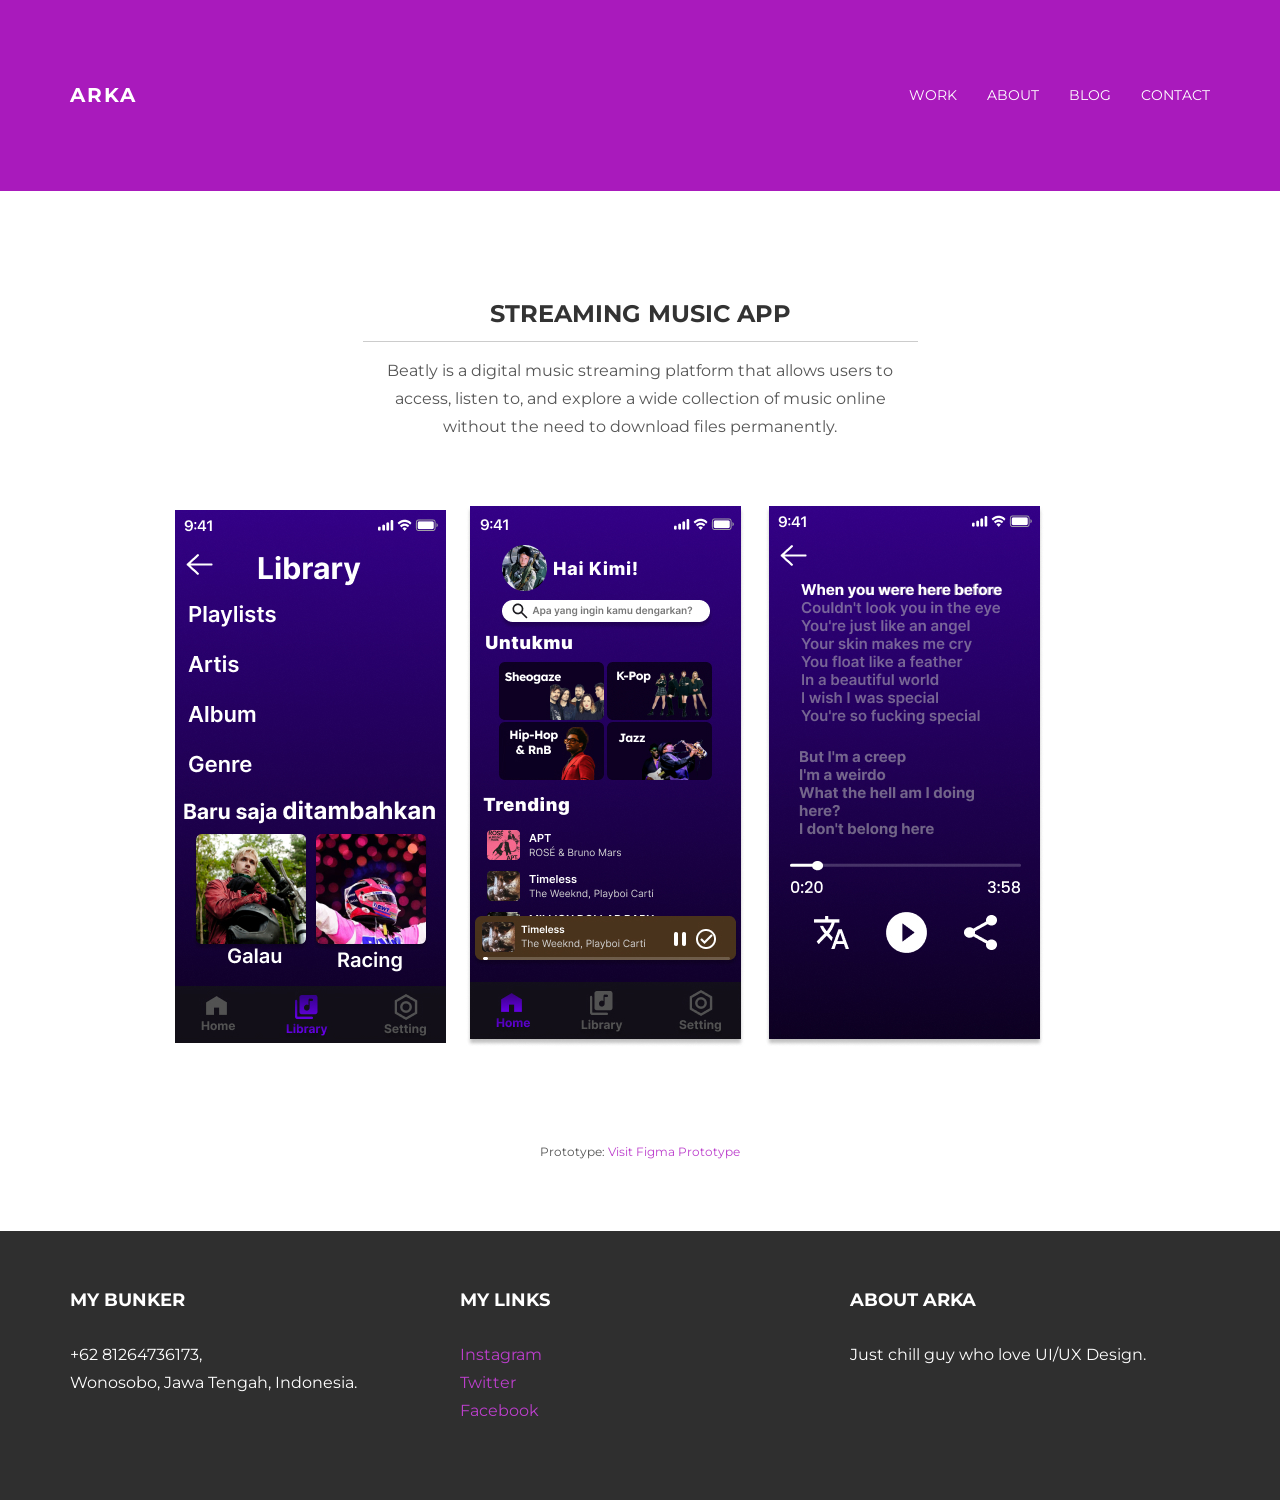
<file: Figma.html>
<!DOCTYPE html>
<html lang="en">
  <head>
    <meta charset="utf-8">
    <meta http-equiv="X-UA-Compatible" content="IE=edge">
    <meta name="viewport" content="width=device-width, initial-scale=1.0">
    <meta name="description" content="">
    <meta name="author" content="">
    <link rel="shortcut icon" href="../../docs-assets/ico/favicon.png">

    <title> ARKA </title>

    <!-- Bootstrap core CSS -->
    <link href="assets/css/bootstrap.css" rel="stylesheet">


    <!-- Custom styles for this template -->
    <link href="assets/css/main.css" rel="stylesheet">

    <script src="https://code.jquery.com/jquery-1.10.2.min.js"></script>
    <script src="assets/js/hover.zoom.js"></script>
    <script src="assets/js/hover.zoom.conf.js"></script>

    <!-- HTML5 shim and Respond.js IE8 support of HTML5 elements and media queries -->
    <!--[if lt IE 9]>
      <script src="https://oss.maxcdn.com/libs/html5shiv/3.7.0/html5shiv.js"></script>
      <script src="https://oss.maxcdn.com/libs/respond.js/1.3.0/respond.min.js"></script>
    <![endif]-->
  </head>

  <body>

    <!-- Static navbar -->
    <div class="navbar navbar-inverse navbar-static-top">
      <div class="container">
        <div class="navbar-header">
          <button type="button" class="navbar-toggle" data-toggle="collapse" data-target=".navbar-collapse">
            <span class="icon-bar"></span>
            <span class="icon-bar"></span>
            <span class="icon-bar"></span>
          </button>
          <a class="navbar-brand" href="index.html">ARKA</a>
        </div>
        <div class="navbar-collapse collapse">
          <ul class="nav navbar-nav navbar-right">
            <li><a href="work.html">Work</a></li>
            <li><a href="about.html">About</a></li>
            <li><a href="blog.html">Blog</a></li>
            <li><a href="contact.html">Contact</a></li>
          </ul>
        </div><!--/.nav-collapse -->
      </div>
    </div>
	
	
	<!-- +++++ Projects Section +++++ -->
	
	<div class="container pt">
		<div class="row mt">
			<div class="col-lg-6 col-lg-offset-3 centered">
				<h3>STREAMING MUSIC APP</h3>
				<hr>
				<p>Beatly is a digital music streaming platform that allows users to access, listen to, and explore a wide collection of music online without the need to download files permanently.</p>
			</div>
		</div>
      <div class="col-lg-4 col-lg-offset-2">
        <div class="image-container">
          <img class="img-responsive" src="assets/img/portfolio/Frame Library.jpg" alt=""></p>
          <img class="img-responsive" src="assets/img/portfolio/Home Page Frame BAr Timeless.jpg" alt=""></p>
          <img class="img-responsive" src="assets/img/portfolio/Lirik Page.jpg" alt=""></p>
      </div>
          </div>
      </div>
      <div class="row mt centered">
				<p><bt>Prototype: <a href="https://www.figma.com/design/FJ6x39bPThrEYsSWkrdCmR/UI-%2F-UX-Streaming-Layanan-Music?t=GmF8icIbfXK2TPEx-1" target="_blank">Visit Figma Prototype</a>

			</div>
		</div><!-- /row -->
	</div><!-- /container -->
	
	
	<!-- +++++ Footer Section +++++ -->
	
	<div id="footer">
		<div class="container">
			<div class="row">
				<div class="col-lg-4">
					<h4>My Bunker</h4>
					<p>
					+62 81264736173, <br/>
						Wonosobo, Jawa Tengah, Indonesia.
					</p>
				</div><!-- /col-lg-4 -->
				
				<div class="col-lg-4">
					<h4>My Links</h4>
					<p>
						<a href="https://www.instagram.com/oktaviano___31?igsh=dDl0YzYwMXJwY2J2">Instagram</a><br/>
						<a href="#">Twitter</a><br/>
						<a href="#">Facebook</a>
					</p>
				</div><!-- /col-lg-4 -->
				
				<div class="col-lg-4">
					<h4>About Arka</h4>
					<p>Just chill guy who love UI/UX Design.</p>
				</div><!-- /col-lg-4 -->
			
			</div>
		
		</div>
	</div>
	

    <!-- Bootstrap core JavaScript
    ================================================== -->
    <!-- Placed at the end of the document so the pages load faster -->
    <script src="assets/js/bootstrap.min.js"></script>
  </body>
</html>
</file>
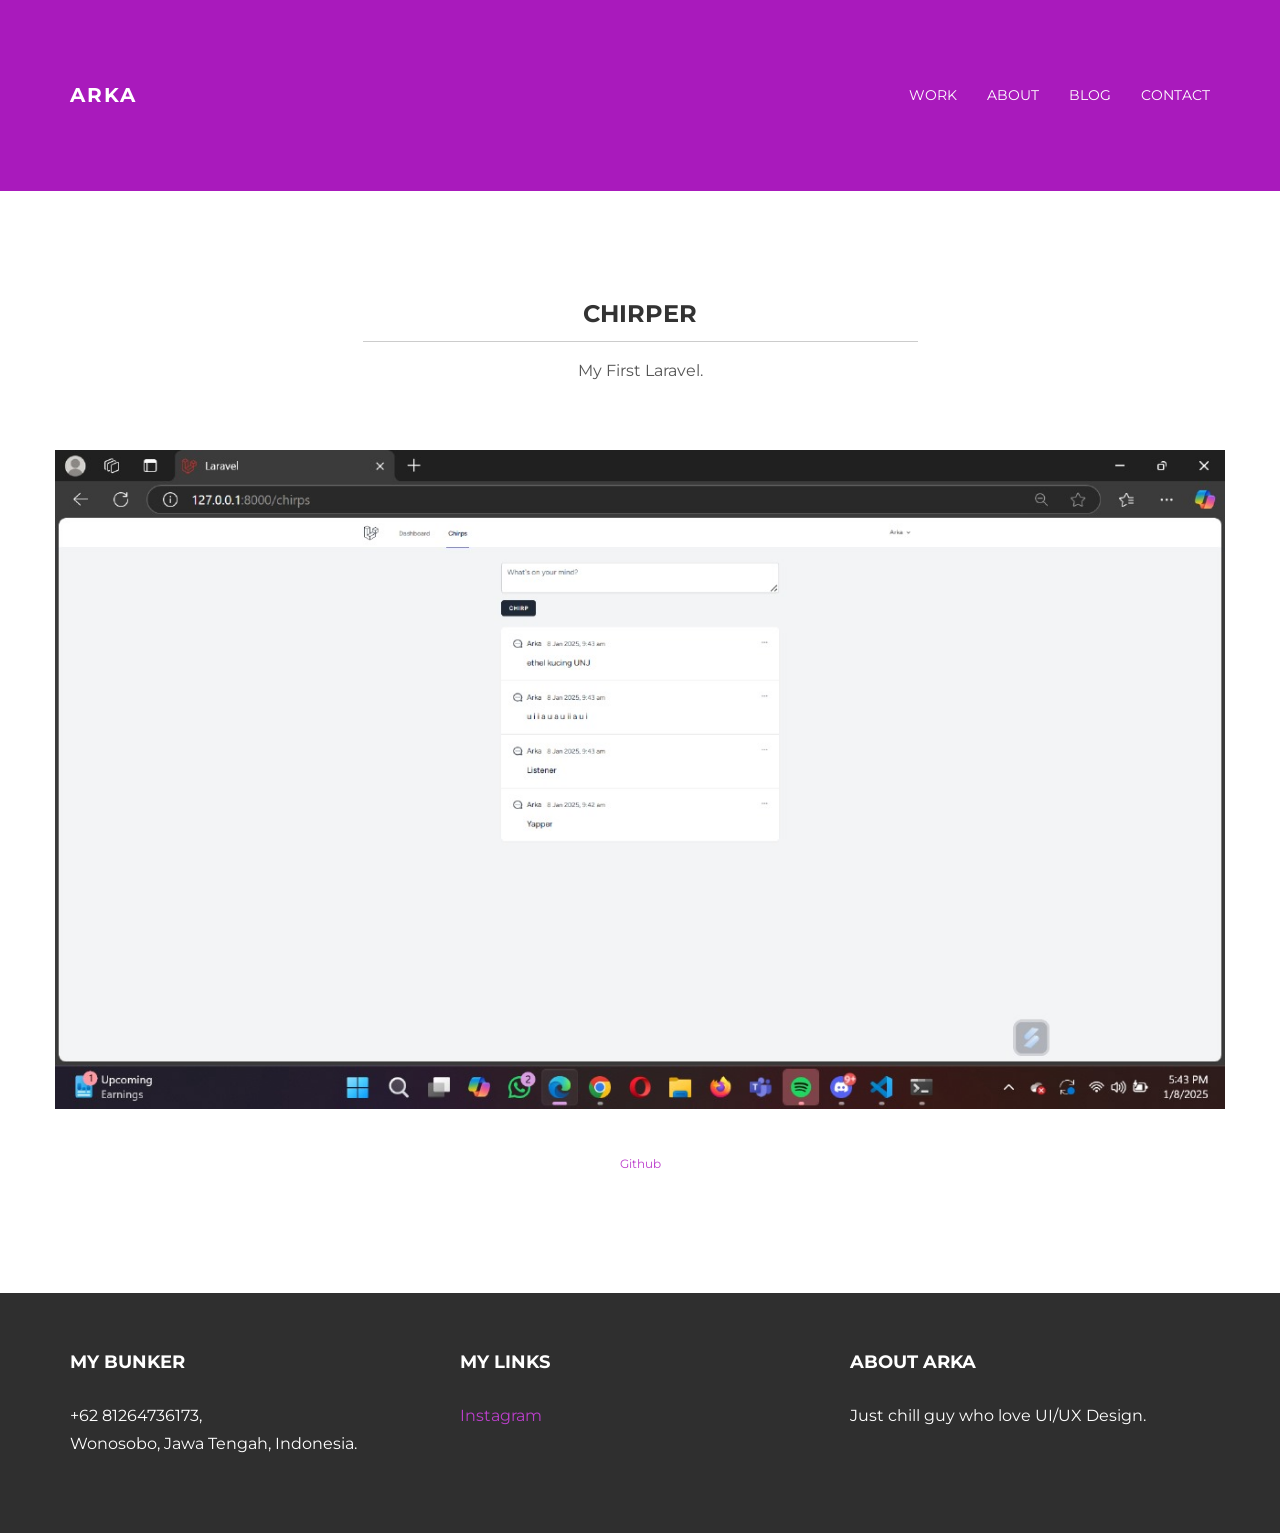
<file: LARAVEL.html>
<!DOCTYPE html>
<html lang="en">
  <head>
    <meta charset="utf-8">
    <meta http-equiv="X-UA-Compatible" content="IE=edge">
    <meta name="viewport" content="width=device-width, initial-scale=1.0">
    <meta name="description" content="">
    <meta name="author" content="">
    <link rel="shortcut icon" href="../../docs-assets/ico/favicon.png">

    <title>PORTOFOLIO ARKA </title>

    <!-- Bootstrap core CSS -->
    <link href="assets/css/bootstrap.css" rel="stylesheet">


    <!-- Custom styles for this template -->
    <link href="assets/css/main.css" rel="stylesheet">

    <script src="https://code.jquery.com/jquery-1.10.2.min.js"></script>
    <script src="assets/js/hover.zoom.js"></script>
    <script src="assets/js/hover.zoom.conf.js"></script>

    <!-- HTML5 shim and Respond.js IE8 support of HTML5 elements and media queries -->
    <!--[if lt IE 9]>
      <script src="https://oss.maxcdn.com/libs/html5shiv/3.7.0/html5shiv.js"></script>
      <script src="https://oss.maxcdn.com/libs/respond.js/1.3.0/respond.min.js"></script>
    <![endif]-->
  </head>

  <body>

    <!-- Static navbar -->
    <div class="navbar navbar-inverse navbar-static-top">
      <div class="container">
        <div class="navbar-header">
          <button type="button" class="navbar-toggle" data-toggle="collapse" data-target=".navbar-collapse">
            <span class="icon-bar"></span>
            <span class="icon-bar"></span>
            <span class="icon-bar"></span>
          </button>
          <a class="navbar-brand" href="index.html">ARKA</a>
        </div>
        <div class="navbar-collapse collapse">
          <ul class="nav navbar-nav navbar-right">
            <li><a href="work.html">Work</a></li>
            <li><a href="about.html">About</a></li>
            <li><a href="blog.html">Blog</a></li>
            <li><a href="contact.html">Contact</a></li>
          </ul>
        </div><!--/.nav-collapse -->
      </div>
    </div>
	
	
	<!-- +++++ Projects Section +++++ -->
	
	<div class="container pt">
		<div class="row mt">
			<div class="col-lg-6 col-lg-offset-3 centered">
				<h3>CHIRPER</h3>
				<hr>
				<p>My First Laravel.</p>
			</div>
		</div>
        <div class="row mt centered">
          <img class="img-responsive" src="assets/img/portfolio/ciper.jpg" alt="">
      </div>
      <div class="row mt centered">
				<p><bt><a href="https://github.com/Arka6666/CC-1655" target="_blank">Github</a>

			</div>
		</div><!-- /row -->
	</div><!-- /container -->
	
	
	<!-- +++++ Footer Section +++++ -->
	
	<div id="footer">
		<div class="container">
			<div class="row">
				<div class="col-lg-4">
					<h4>My Bunker</h4>
					<p>
					+62 81264736173, <br/>
						Wonosobo, Jawa Tengah, Indonesia.
					</p>
				</div><!-- /col-lg-4 -->
				
				<div class="col-lg-4">
					<h4>My Links</h4>
					<p>
						<a href="https://www.instagram.com/oktaviano___31?igsh=dDl0YzYwMXJwY2J2">Instagram</a><br/>
					</p>
				</div><!-- /col-lg-4 -->
				
				<div class="col-lg-4">
					<h4>About Arka</h4>
					<p>Just chill guy who love UI/UX Design.</p>
				</div><!-- /col-lg-4 -->
			
			</div>
		
		</div>
	</div>
	

    <!-- Bootstrap core JavaScript
    ================================================== -->
    <!-- Placed at the end of the document so the pages load faster -->
    <script src="assets/js/bootstrap.min.js"></script>
  </body>
</html>
</file>
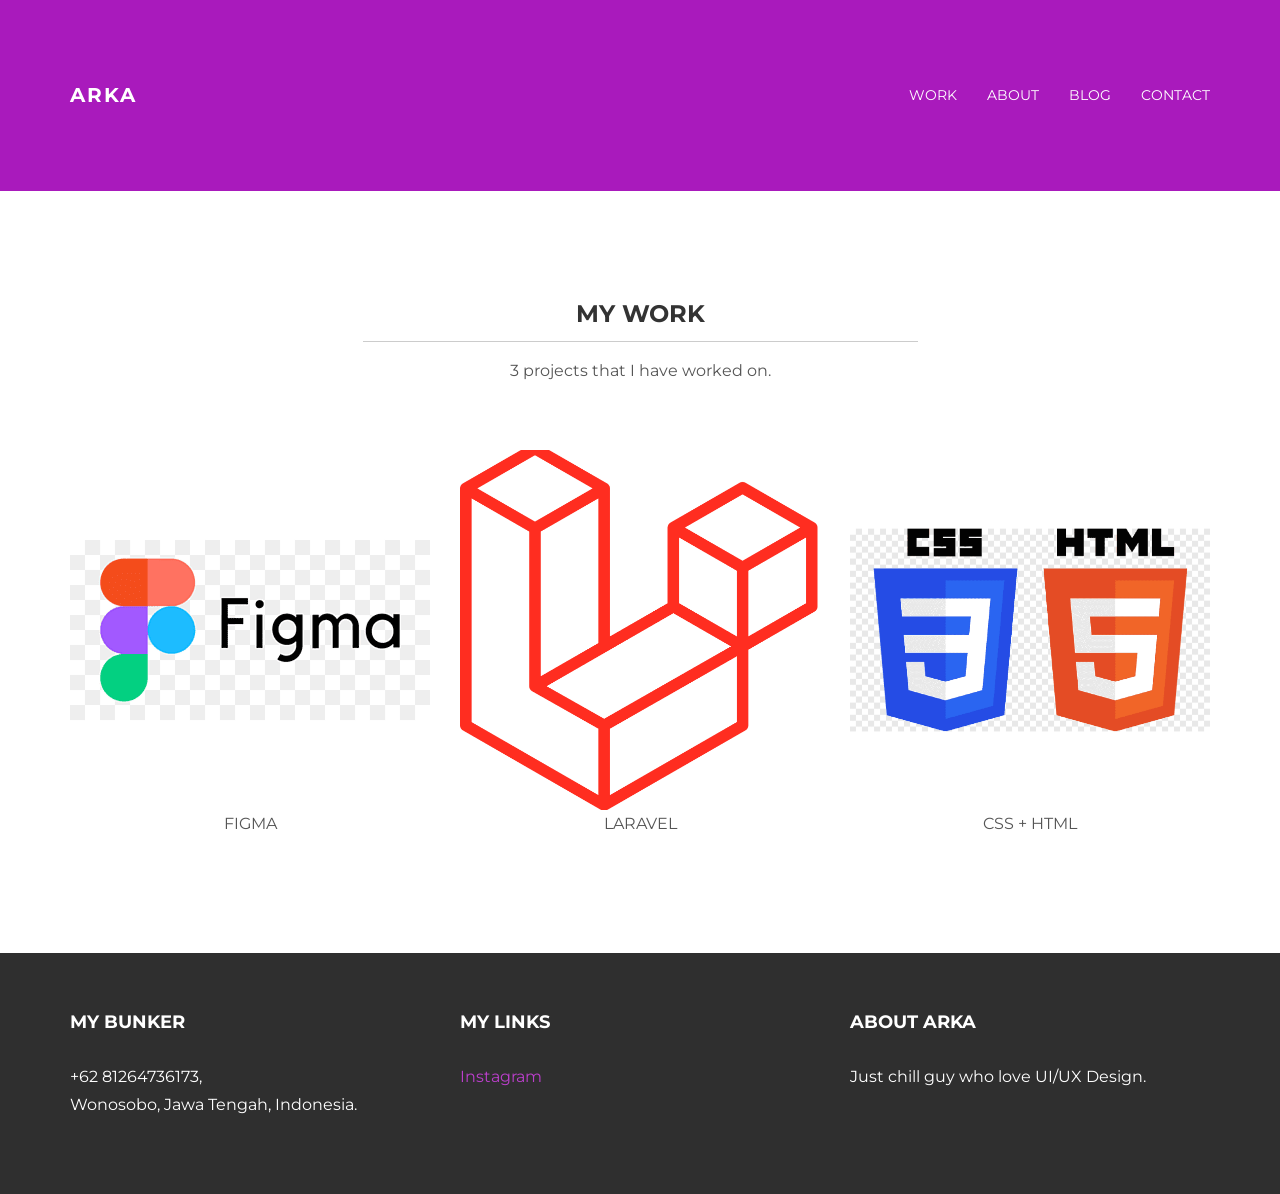
<file: work.html>
<!DOCTYPE html>
<html lang="en">
  <head>
    <meta charset="utf-8">
    <meta http-equiv="X-UA-Compatible" content="IE=edge">
    <meta name="viewport" content="width=device-width, initial-scale=1.0">
    <meta name="description" content="">
    <meta name="author" content="">
    <link rel="shortcut icon" href="../../docs-assets/ico/favicon.png">

    <title>PORTOFOLIO ARKAe </title>

    <!-- Bootstrap core CSS -->
    <link href="assets/css/bootstrap.css" rel="stylesheet">


    <!-- Custom styles for this template -->
    <link href="assets/css/main.css" rel="stylesheet">

    <script src="https://code.jquery.com/jquery-1.10.2.min.js"></script>
    <script src="assets/js/hover.zoom.js"></script>
    <script src="assets/js/hover.zoom.conf.js"></script>

    <!-- HTML5 shim and Respond.js IE8 support of HTML5 elements and media queries -->
    <!--[if lt IE 9]>
      <script src="https://oss.maxcdn.com/libs/html5shiv/3.7.0/html5shiv.js"></script>
      <script src="https://oss.maxcdn.com/libs/respond.js/1.3.0/respond.min.js"></script>
    <![endif]-->
  </head>

  <body>

    <!-- Static navbar -->
    <div class="navbar navbar-inverse navbar-static-top">
      <div class="container">
        <div class="navbar-header">
          <button type="button" class="navbar-toggle" data-toggle="collapse" data-target=".navbar-collapse">
            <span class="icon-bar"></span>
            <span class="icon-bar"></span>
            <span class="icon-bar"></span>
          </button>
          <a class="navbar-brand" href="index.html">ARKA</a>
        </div>
        <div class="navbar-collapse collapse">
          <ul class="nav navbar-nav navbar-right">
            <li><a href="work.html">Work</a></li>
            <li><a href="about.html">About</a></li>
            <li><a href="blog.html">Blog</a></li>
            <li><a href="contact.html">Contact</a></li>
          </ul>
        </div><!--/.nav-collapse -->
      </div>
    </div>
	
	
	<!-- +++++ Projects Section +++++ -->
	
	<div class="container pt">
		<div class="row mt">
			<div class="col-lg-6 col-lg-offset-3 centered">
				<h3>MY WORK</h3>
				<hr>
				<p>3 projects that I have worked on.</p>
			</div>
		</div>
		<div class="row mt centered">	
			<div class="col-lg-4">
				<a class="zoom green" href="Figma.html"><img class="img-responsive" src="assets/img/portfolio/Rectangle 2.jpg" alt="" /></a>
				<p>FIGMA</p>
			</div>
			<div class="col-lg-4">
				<a class="zoom green" href="LARAVEL.html"><img class="img-responsive" src="assets/img/portfolio/Rectangle 3.jpg" alt="" /></a>
				<p>LARAVEL</p>
			</div>
			<div class="col-lg-4">
				<a class="zoom green" href="css1.html"><img class="img-responsive" src="assets/img/portfolio/Rectangle 1.jpg" alt="" /></a>
				<p>CSS + HTML</p>
			</div>
		</div><!-- /row -->
	</div><!-- /container -->
	
	
	<!-- +++++ Footer Section +++++ -->
	
	<div id="footer">
		<div class="container">
			<div class="row">
				<div class="col-lg-4">
					<h4>My Bunker</h4>
					<p>
						+62 81264736173, <br/>
						Wonosobo, Jawa Tengah, Indonesia.
					</p>
				</div><!-- /col-lg-4 -->
				
				<div class="col-lg-4">
					<h4>My Links</h4>
					<p>
						<a href="https://www.instagram.com/oktaviano___31?igsh=dDl0YzYwMXJwY2J2">Instagram</a><br/>
					</p>
				</div><!-- /col-lg-4 -->
				
				<div class="col-lg-4">
					<h4>About ARKA</h4>
					<p>Just chill guy who love UI/UX Design.</p>
				</div><!-- /col-lg-4 -->
			
			</div>
		
		</div>
	</div>
	

    <!-- Bootstrap core JavaScript
    ================================================== -->
    <!-- Placed at the end of the document so the pages load faster -->
    <script src="assets/js/bootstrap.min.js"></script>
  </body>
</html>
</file>
<file: assets/css/main.css>
/*
 * Author: Carlos Alvarez
 * URL: http://alvarez.is
 *
 * Project Name: STANLEY - Free Bootstrap 3 Theme
 * Version: 1.0
 * URL: http://blacktie.co
 */

@import url(http://fonts.googleapis.com/css?family=Montserrat:400,700);

body {
  	background-color: #ffffff;
  	font-family: 'Montserrat', sans-serif;
    font-weight: 400;
    font-size: 14px;
    color: #555;

    -webkit-font-smoothing: antialiased;
    -webkit-overflow-scrolling: touch;
}

/* Titles */
h1, h2, h3, h4, h5, h6 {
	font-family: 'Montserrat', sans-serif;
    font-weight: 700;
    color: #333;
}

h1 {
	font-size: 35px;
	margin-top: 30px;
	margin-bottom: 30px;
}



/* Paragraph & Typographic */
p {
    line-height: 28px;
    margin-bottom: 25px;
    font-size: 16px;
}

.centered {
    text-align: center;
}

/* Links */
a {
    color: #bc3fcc;
    word-wrap: break-word;

    -webkit-transition: color 0.1s ease-in, background 0.1s ease-in;
    -moz-transition: color 0.1s ease-in, background 0.1s ease-in;
    -ms-transition: color 0.1s ease-in, background 0.1s ease-in;
    -o-transition: color 0.1s ease-in, background 0.1s ease-in;
    transition: color 0.1s ease-in, background 0.1s ease-in;
}

a:hover,
a:focus {
    color: #7b7b7b;
    text-decoration: none;
    outline: 0;
}

a:before,
a:after {
    -webkit-transition: color 0.1s ease-in, background 0.1s ease-in;
    -moz-transition: color 0.1s ease-in, background 0.1s ease-in;
    -ms-transition: color 0.1s ease-in, background 0.1s ease-in;
    -o-transition: color 0.1s ease-in, background 0.1s ease-in;
    transition: color 0.1s ease-in, background 0.1s ease-in;
}

 hr {
    display: block;
    height: 1px;
    border: 0;
    border-top: 1px solid #ccc;
    margin: 1em 0;
    padding: 0;
}


.navbar {
	text-transform: uppercase;
	margin-bottom: 0px;
}

.navbar-inverse {
	padding-bottom: 70px;
	padding-top: 70px;
}

.navbar-inverse {
	background-color: #a91abc;
	border-color: #a91abc;
}

.navbar-inverse .navbar-nav > li > a {
	color: white;
}

.navbar-inverse .navbar-nav > li > a:hover {
	color: #222222;
}

.navbar-brand {
	font-weight: 700;
	font-size: 20px;
	letter-spacing: 2px;
}

.navbar-inverse .navbar-brand {
	color: white;
}

.navbar-inverse .navbar-toggle {
	border-color: transparent;
}

.progress-bar-theme {
  background-color: #a91abc;
}


/* Helpers */

.mt {
	margin-top: 40px;
	margin-bottom: 40px;
}

.pt {
	padding-top: 50px;
	padding-bottom: 50px;
}


/* +++++ WRAP SECTIONS +++++ */

#ww {
	padding-top: 70px;
	padding-bottom: 70px;
	background-color: #f2f2f2;
}


#footer {
	background-color: #2f2f2f;
	padding-top: 50px;
	padding-bottom: 50px; 
}

#footer p {
	color: white;
}

#footer h4 {
	color: white;
	text-transform: uppercase;
	padding-bottom: 20px;
}


/* +++++ Color Wraps / Blog Page +++++ */

#grey {
	padding-top: 60px;
	padding-bottom: 60px;
	background-color: #f2f2f2;
}

#white {
	padding-top: 60px;
	padding-bottom: 60px;
	background-color: #ffffff;
}



/* Blog Date*/
bd {
	font-size: 12px;
	text-transform: uppercase;
	color: #d2d2d2;
	font-weight: 700;
}

/* Blog Author*/
ba {
	font-size: 12px;
	text-transform: uppercase;
}

/* Blog Quote */
.bq {
	font-size: 22px;
	padding-top: 30px;
}

/* Blog Tags */
bt {
	font-size: 12px;
}

/* ================== PORTFOLIO IMAGES HOVER EFFECT ================== */
/* Effects also are controled by hover.zoom.js */
.zoom { 
    display:block; 
    position:relative; 
    overflow:hidden; 
    background:transparent url(../img/loader.gif) no-repeat center;
}


    .zoomOverlay {
        position:absolute;
        top:0; left:0;
        bottom:0; right:0;
        display:none;
        background-image:url(../img/zoom.png);
        background-repeat:no-repeat;
        background-position:center;
    }

.zoom2 {
	opacity: 1;
}

.zoom2:hover {
	opacity: 0.5;
}

/* glyphicon Configuration */

.glyphicon {
	font-size: 40px;
	color: #bc3fcc;
}

.image-container {
    display: flex;
    justify-content: start;
    align-items: center;
    gap: 10px; /* Optional: Adjusts spacing between images */
    margin-left: -100px; /* Adjust value to shift right */
}

.image-container p {
    margin: 0;
    flex: 0;
}

.image-container img {
    width: auto;
    height: 100%;
    display: block;
}

image-container2 img {
    display: flex;
    justify-content: start;
    align-items: center;
    gap: 10px; /* Optional: Adjusts spacing between images */
    margin-left: 10px; /* Adjust value to shift right */
}

.image-container2 p {
    margin: 0;
    flex: 0;
}

image-container2 img {
    width: auto;
    height: 100%;
    display: block;
}
</file>
